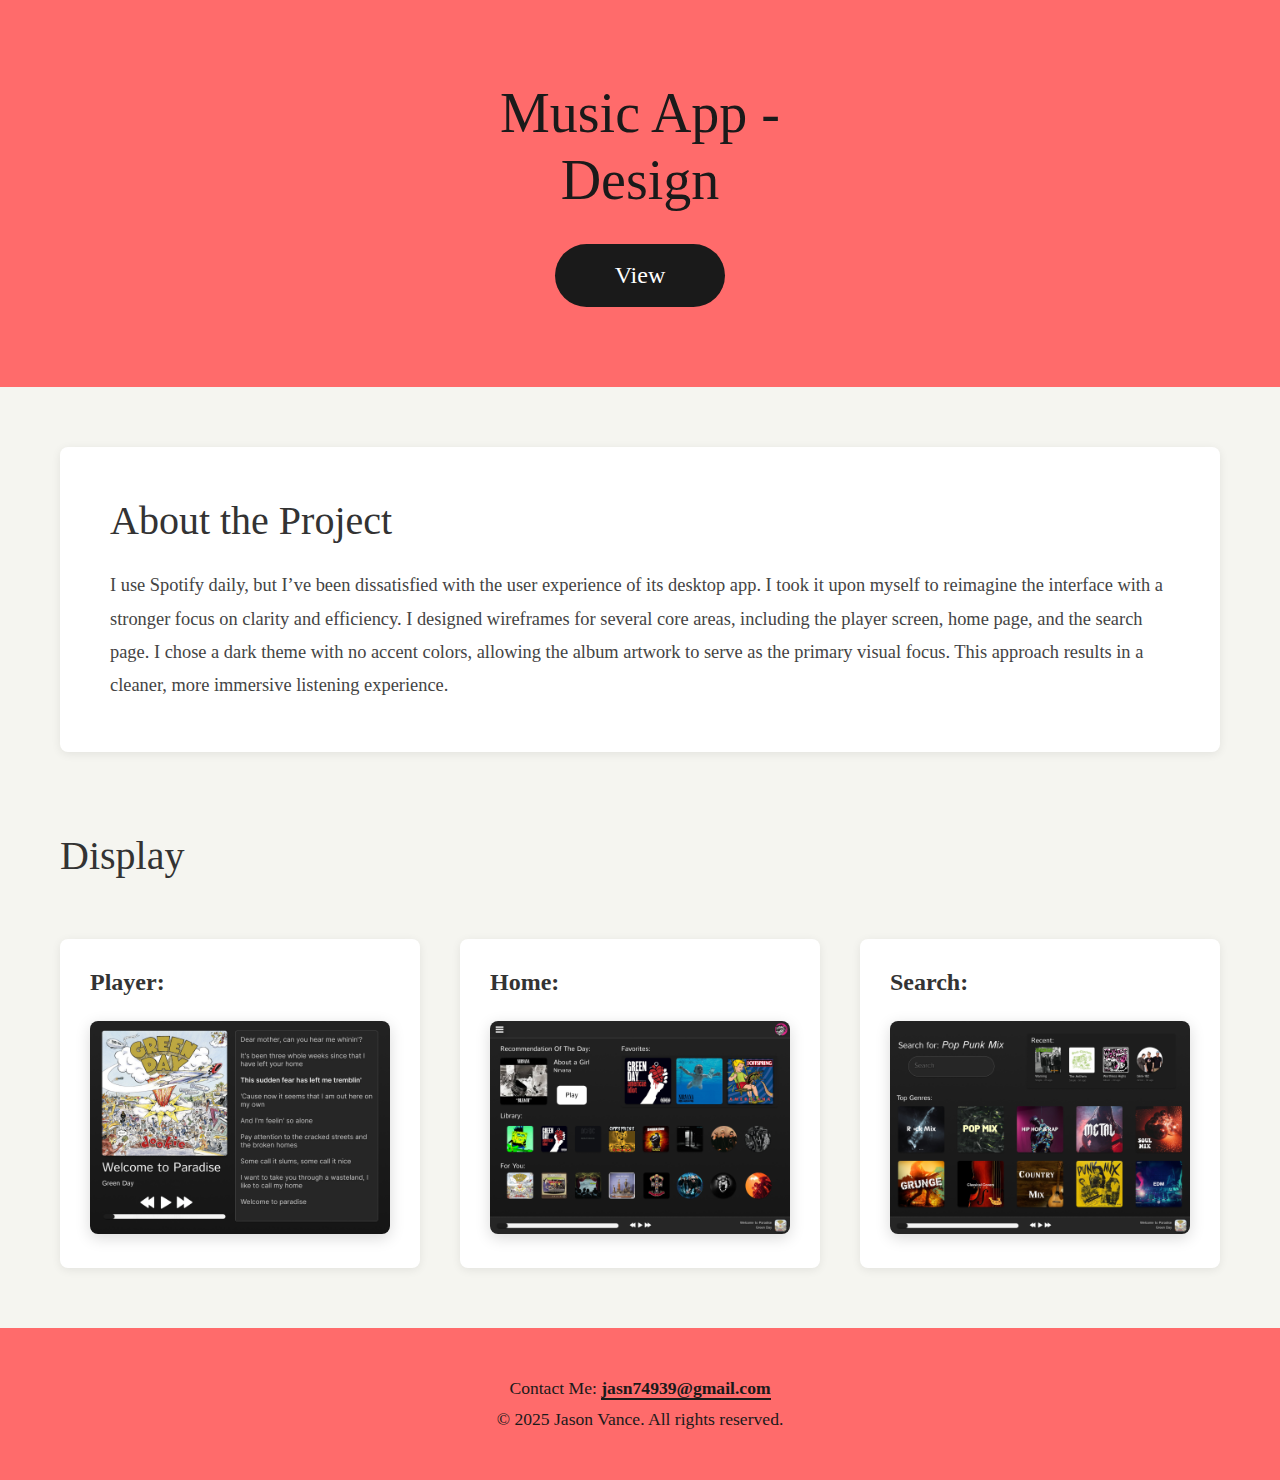
<file: music-display.html>
<!DOCTYPE html>
<html lang="en">
<head>
    <meta charset="UTF-8">
    <meta name="viewport" content="width=device-width, initial-scale=1.0">
    <title>Portfolio | Music App</title>
    <link rel="icon" type="image/jpeg" href="assets/favicon.jpeg">
    <link rel="stylesheet" href="src/css/display.css">
</head>
<body>
    <section class="hero">
        <h1>Music App -<br>Design</h1>
        <a href="#about" class="view-btn">View</a>
    </section>

    <div class="container">
        <section class="about-section" id="about">
            <h2>About the Project</h2>
            <p>
                I use Spotify daily, but I’ve been dissatisfied with the user experience of its desktop app.
                 I took it upon myself to reimagine the interface with a stronger focus on clarity and efficiency.
                  I designed wireframes for several core areas, including the player screen, home page, and the search page.
                   I chose a dark theme with no accent colors, allowing the album artwork to serve as the primary visual focus.
                    This approach results in a cleaner, more immersive listening experience.
            </p>
        </section>

        <section class="comparison-section">
            <h2>Display</h2>
            <div class="comparison-grid">
                <div class="comparison-item">
                    <h3>Player:</h3>
                    <img src="assets/player.png" width='400' height='600' viewBox='0 0 400 600'%3E%3Crect fill='%23e0e0e0' width='400' height='600'/%3E%3Ctext x='50%25' y='50%25' font-size='20' text-anchor='middle' fill='%23666'%3EOriginal Design%3C/text%3E%3C/svg%3E" alt="image">
                </div>
                <div class="comparison-item">
                    <h3>Home:</h3>
                    <img src="assets/home.png" width='400' height='600' viewBox='0 0 400 600'%3E%3Crect fill='%232d1b3d' width='400' height='600'/%3E%3Ctext x='50%25' y='50%25' font-size='20' text-anchor='middle' fill='%23a855f7'%3ERedesigned with Dark Theme%3C/text%3E%3C/svg%3E" alt="image">
                </div>
                <div class="comparison-item">
                    <h3>Search:</h3>
                    <img src="assets/search.png" width='400' height='600' viewBox='0 0 400 600'%3E%3Crect fill='%232d1b3d' width='400' height='600'/%3E%3Ctext x='50%25' y='50%25' font-size='20' text-anchor='middle' fill='%23a855f7'%3ERedesigned with Dark Theme%3C/text%3E%3C/svg%3E" alt="image">
                </div>
            </div>
        </section>
    </div>

    <footer>
        <p>Contact Me: <a href="mailto:jasn74939@gmail.com">jasn74939@gmail.com</a></p>
        <p>© 2025 Jason Vance. All rights reserved.</p>
    </footer>
</body>
</html>
</file>
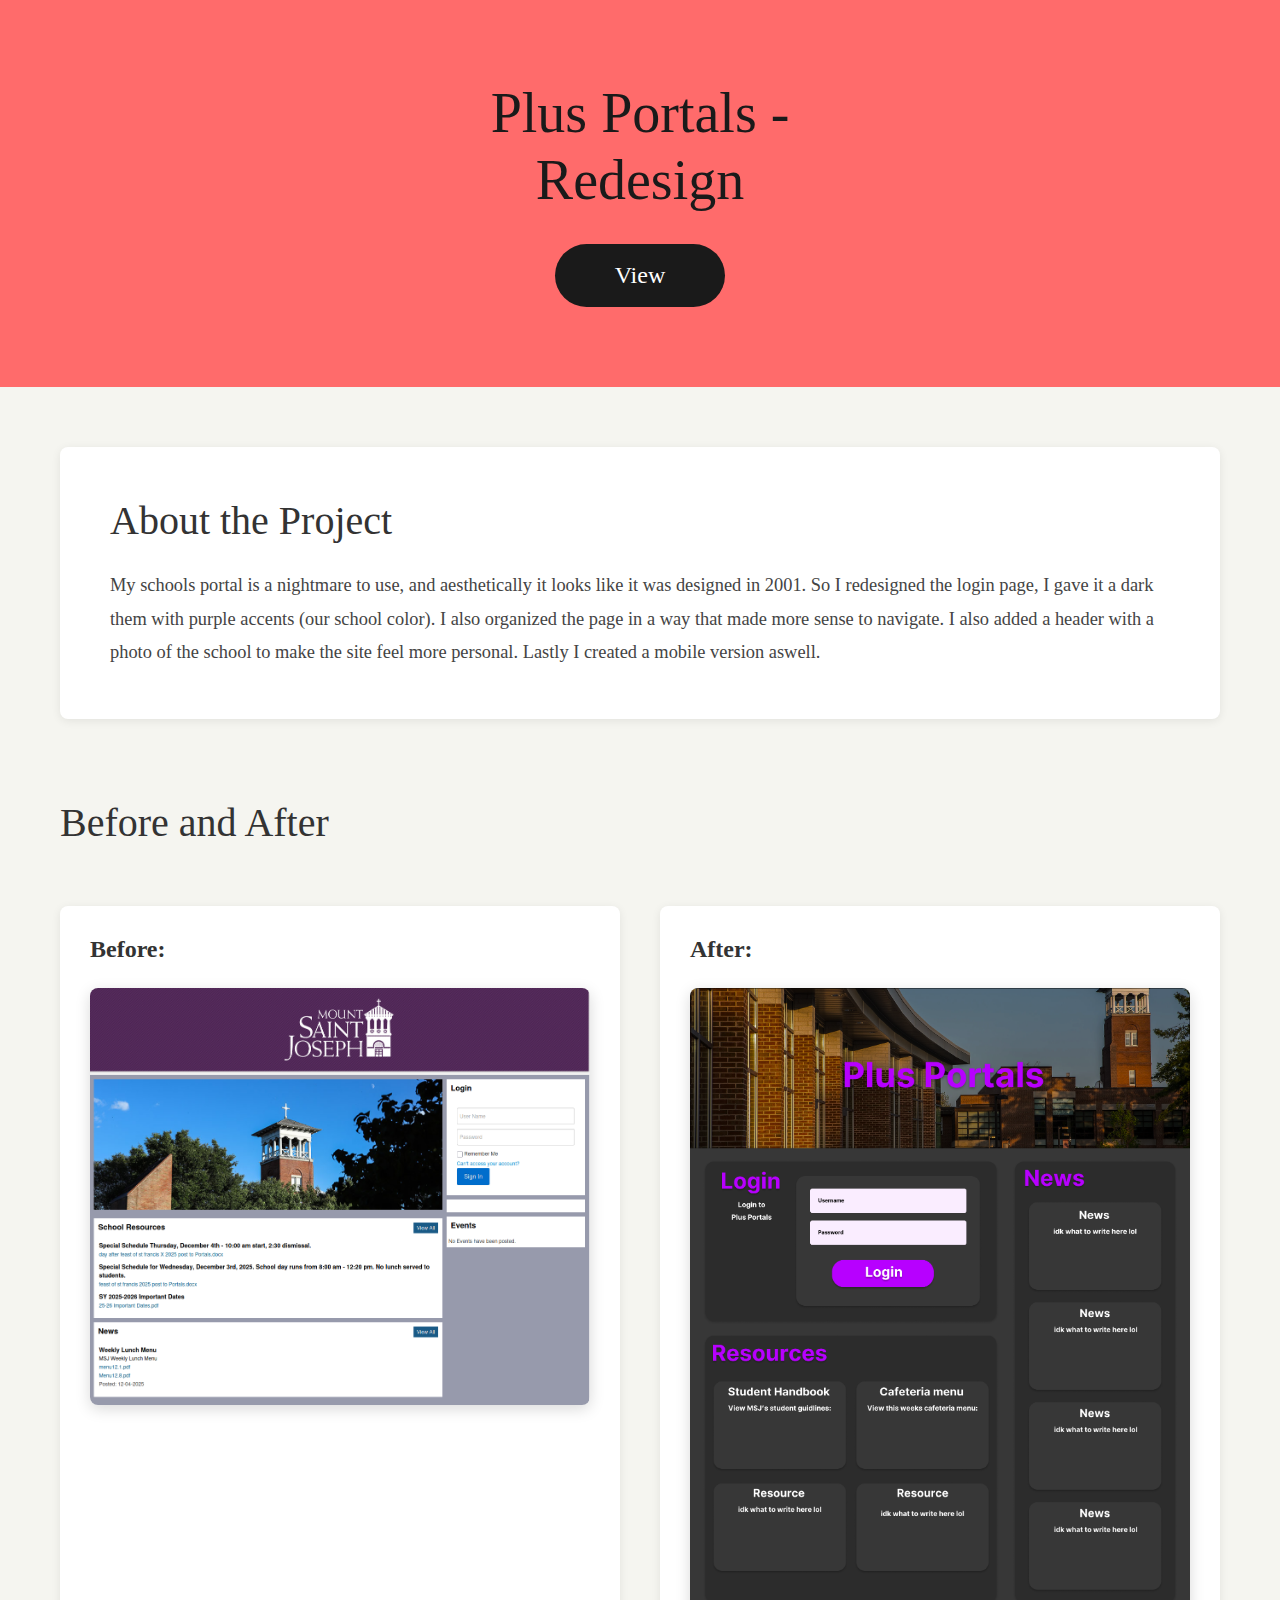
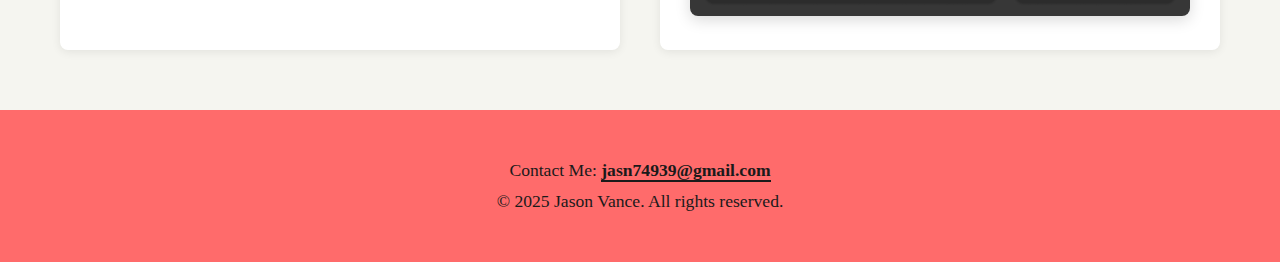
<file: portals-display.html>
<!DOCTYPE html>
<html lang="en">
<head>
    <meta charset="UTF-8">
    <meta name="viewport" content="width=device-width, initial-scale=1.0">
    <title>Portfolio | PlusPortals</title>
    <link rel="icon" type="image/jpeg" href="favicon.jpg">
    <link rel="stylesheet" href="src/css/display.css">
</head>
<body>
    <section class="hero">
        <h1>Plus Portals -<br>Redesign</h1>
        <a href="#about" class="view-btn">View</a>
    </section>

    <div class="container">
        <section class="about-section" id="about">
            <h2>About the Project</h2>
            <p>
                My schools portal is a nightmare to use, and aesthetically it looks like it 
                was designed in 2001. So I redesigned the login page, I gave it a dark 
                them with purple accents (our school color). I also organized the page 
                in a way that made more sense to navigate. I also added a header with 
                a photo of the school to make the site feel more personal. Lastly I 
                created a mobile version aswell.
            </p>
        </section>

        <section class="comparison-section">
            <h2>Before and After</h2>
            <div class="comparison-grid">
                <div class="comparison-item">
                    <h3>Before:</h3>
                    <img src="assets/before.png" width='400' height='600' viewBox='0 0 400 600'%3E%3Crect fill='%23e0e0e0' width='400' height='600'/%3E%3Ctext x='50%25' y='50%25' font-size='20' text-anchor='middle' fill='%23666'%3EOriginal Design%3C/text%3E%3C/svg%3E" alt="Before">
                </div>
                <div class="comparison-item">
                    <h3>After:</h3>
                    <img src="assets/after.png" width='400' height='600' viewBox='0 0 400 600'%3E%3Crect fill='%232d1b3d' width='400' height='600'/%3E%3Ctext x='50%25' y='50%25' font-size='20' text-anchor='middle' fill='%23a855f7'%3ERedesigned with Dark Theme%3C/text%3E%3C/svg%3E" alt="After">
                </div>
            </div>
        </section>
    </div>

    <footer>
        <p>Contact Me: <a href="mailto:jasn74939@gmail.com">jasn74939@gmail.com</a></p>
        <p>© 2025 Jason Vance. All rights reserved.</p>
    </footer>
</body>
</html>
</file>
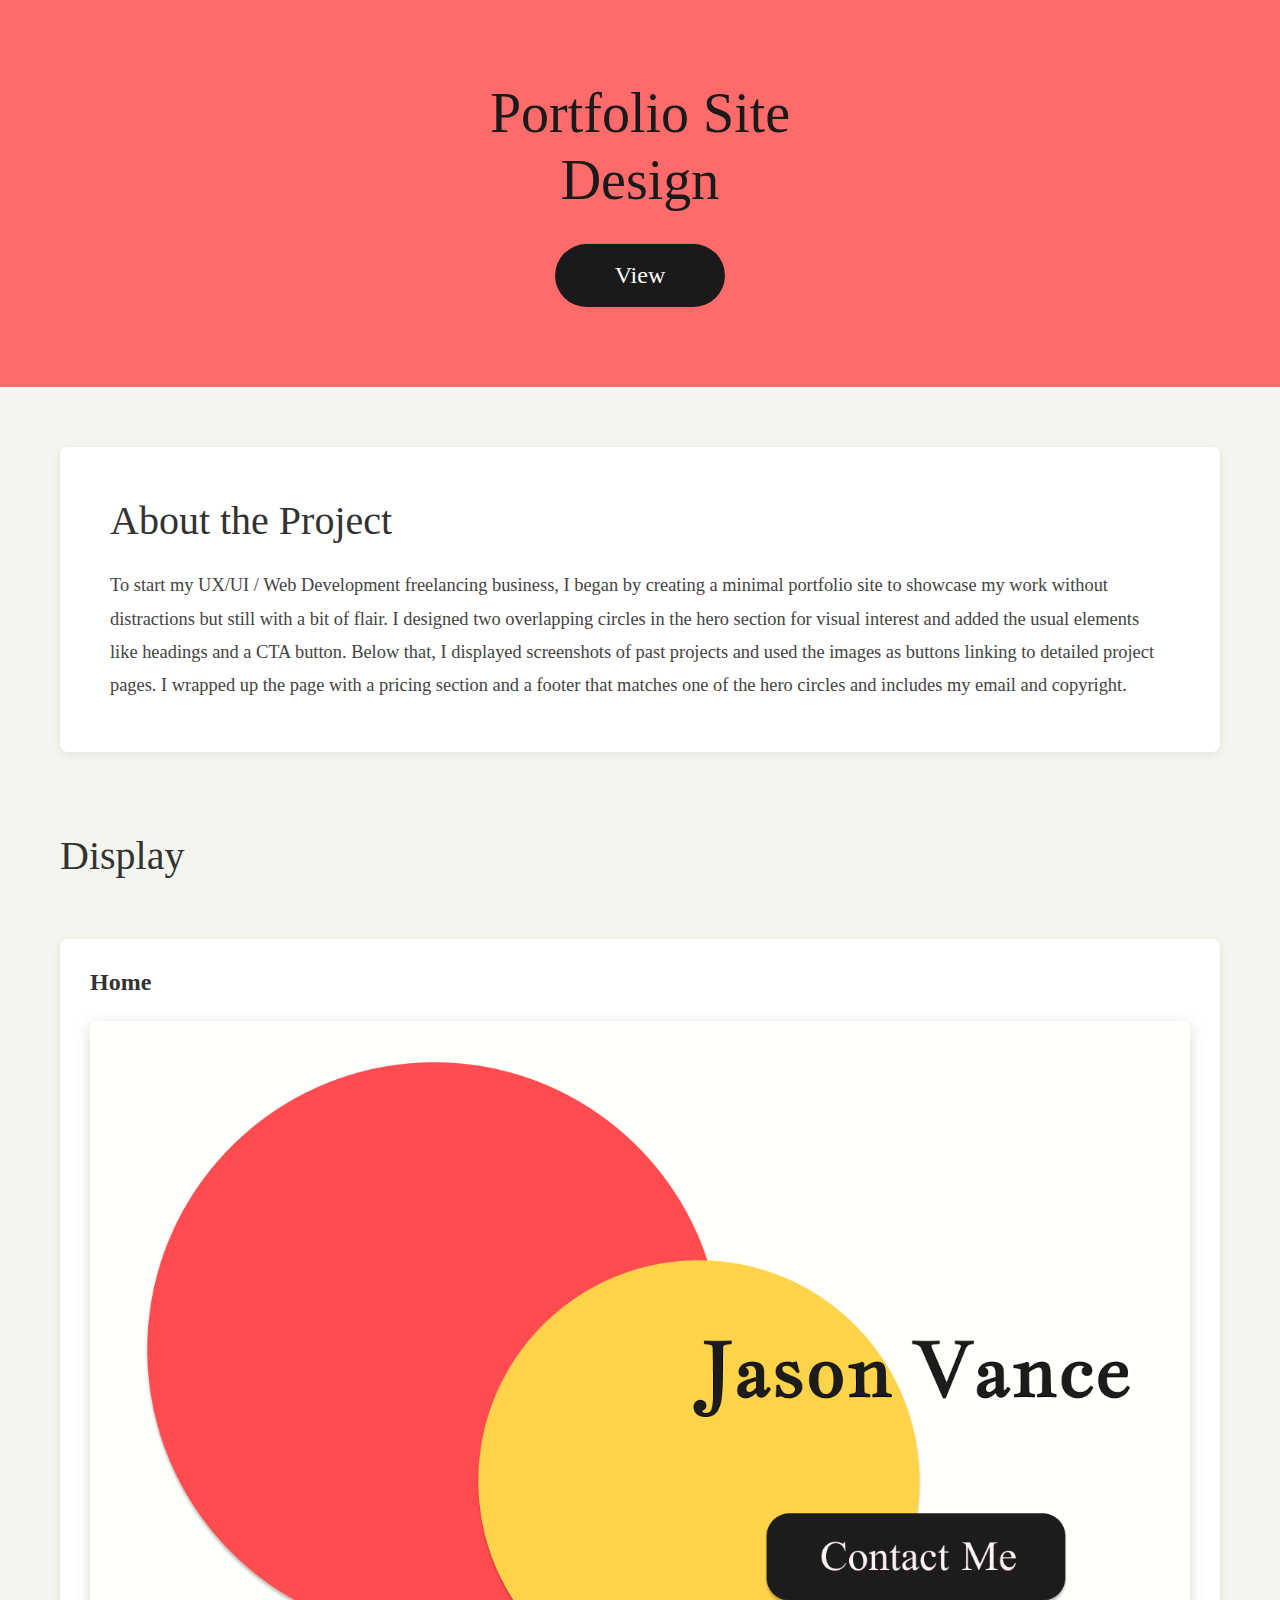
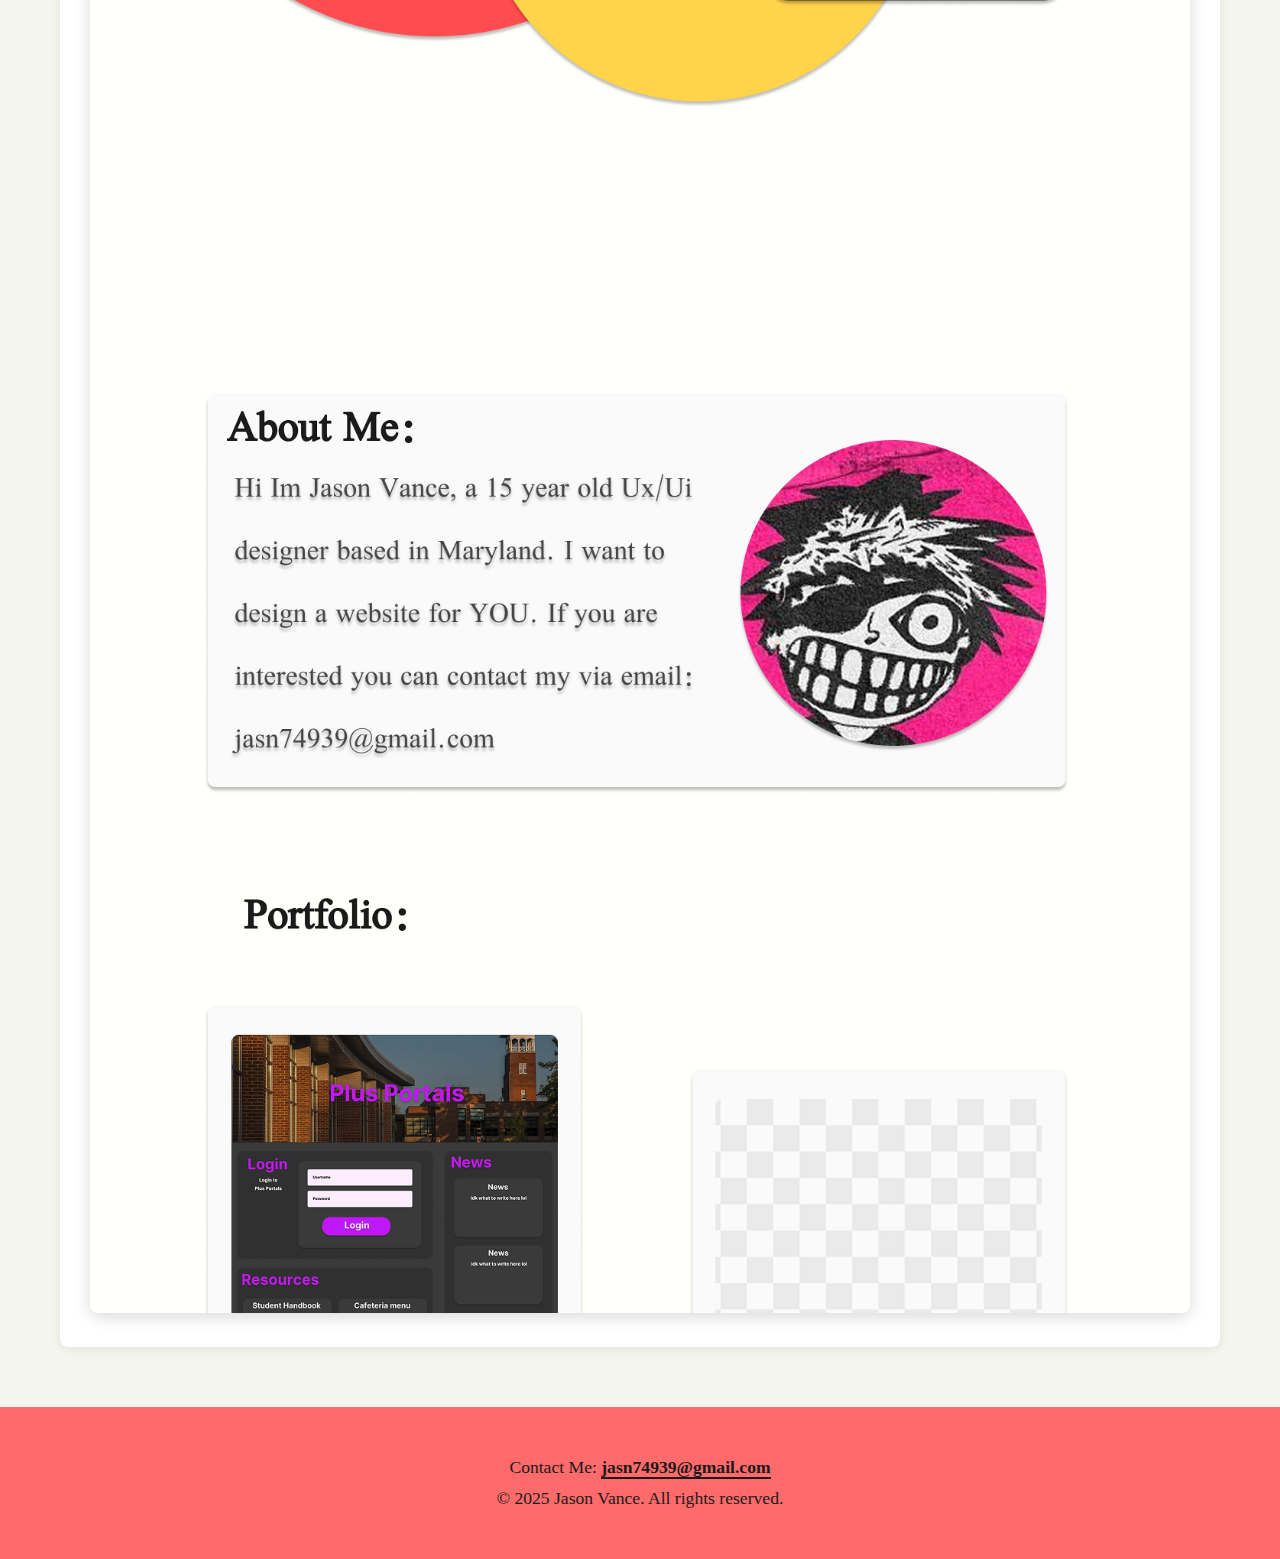
<file: portfolio-display.html>
<!DOCTYPE html>
<html lang="en">
<head>
    <meta charset="UTF-8">
    <meta name="viewport" content="width=device-width, initial-scale=1.0">
    <title>Portfolio | Jasn57.github.io</title>
    <link rel="icon" type="image/jpeg" href="assets/favicon.jpeg">
    <link rel="stylesheet" href="src/css/display.css">
</head>
<body>
    <section class="hero">
        <h1>Portfolio Site<br>Design</h1>
        <a href="#about" class="view-btn">View</a>
    </section>

    <div class="container">
        <section class="about-section" id="about">
            <h2>About the Project</h2>
            <p>
                To start my UX/UI / Web Development freelancing business, I began by creating a minimal portfolio site to showcase my work without distractions but still with a bit of flair. I designed two overlapping circles in the hero section for visual interest and added the usual elements like headings and a CTA button. Below that, I displayed screenshots of past projects and used the images as buttons linking to detailed project pages. I wrapped up the page with a pricing section and a footer that matches one of the hero circles and includes my email and copyright.
            </p>
        </section>

        <section class="comparison-section">
            <h2>Display</h2>
            <div class="comparison-grid">
                <div class="comparison-item">
                    <h3>Home</h3>
                    <img src="assets/site.png" width='400' height='600' viewBox='0 0 400 600'%3E%3Crect fill='%23e0e0e0' width='400' height='600'/%3E%3Ctext x='50%25' y='50%25' font-size='20' text-anchor='middle' fill='%23666'%3EOriginal Design%3C/text%3E%3C/svg%3E" alt="IMAGE">
                </div>
            </div>
        </section>
    </div>

    <footer>
        <p>Contact Me: <a href="mailto:jasn74939@gmail.com">jasn74939@gmail.com</a></p>
        <p>© 2025 Jason Vance. All rights reserved.</p>
    </footer>
</body>
</html>
</file>
<file: src/css/display.css>
* {
            margin: 0;
            padding: 0;
            box-sizing: border-box;
        }

        body {
            font-family: 'Georgia', serif;
            background-color: #f5f5f0;
            color: #333;
        }

        .hero {
            background-color: #ff6b6b;
            padding: 80px 20px;
            text-align: center;
            color: #1a1a1a;
        }

        .hero h1 {
            font-size: 3.5rem;
            margin-bottom: 30px;
            font-weight: 400;
            line-height: 1.2;
        }

        .view-btn {
            display: inline-block;
            background-color: #1a1a1a;
            color: white;
            padding: 18px 60px;
            text-decoration: none;
            border-radius: 50px;
            font-size: 1.5rem;
            transition: transform 0.3s ease, background-color 0.3s ease;
        }

        .view-btn:hover {
            transform: translateY(-2px);
            background-color: #000;
        }

        .container {
            max-width: 1200px;
            margin: 0 auto;
            padding: 60px 20px;
        }

        .about-section {
            background-color: white;
            padding: 50px;
            border-radius: 8px;
            box-shadow: 0 2px 10px rgba(0,0,0,0.08);
            margin-bottom: 80px;
        }

        .about-section h2 {
            font-size: 2.5rem;
            margin-bottom: 25px;
            font-weight: 400;
        }

        .about-section p {
            font-size: 1.15rem;
            line-height: 1.8;
            color: #444;
        }

        .comparison-section h2 {
            font-size: 2.5rem;
            margin-bottom: 60px;
            font-weight: 400;
        }

        .comparison-grid {
            display: grid;
            grid-template-columns: repeat(auto-fit, minmax(300px, 1fr));
            gap: 40px;
            margin-top: 40px;
        }

        .comparison-item {
            background-color: white;
            padding: 30px;
            border-radius: 8px;
            box-shadow: 0 2px 10px rgba(0,0,0,0.08);
        }

        .comparison-item h3 {
            font-size: 1.5rem;
            margin-bottom: 25px;
            font-weight: 600;
        }

        .comparison-item img {
            width: 100%;
            height: auto;
            border-radius: 8px;
            box-shadow: 0 4px 15px rgba(0,0,0,0.15);
        }

        footer {
            background-color: #ff6b6b;
            padding: 40px 20px;
            text-align: center;
            color: #1a1a1a;
        }

        footer a {
            color: #1a1a1a;
            text-decoration: none;
            font-weight: 600;
            border-bottom: 2px solid #1a1a1a;
            transition: opacity 0.3s ease;
        }

        footer a:hover {
            opacity: 0.7;
        }

        footer p {
            font-size: 1.1rem;
            margin: 10px 0;
        }

        @media (max-width: 768px) {
            .hero h1 {
                font-size: 2.5rem;
            }

            .view-btn {
                font-size: 1.2rem;
                padding: 15px 40px;
            }

            .about-section {
                padding: 30px;
            }

            .about-section h2,
            .comparison-section h2 {
                font-size: 2rem;
            }

            .comparison-grid {
                grid-template-columns: 1fr;
            }
        }
</file>
